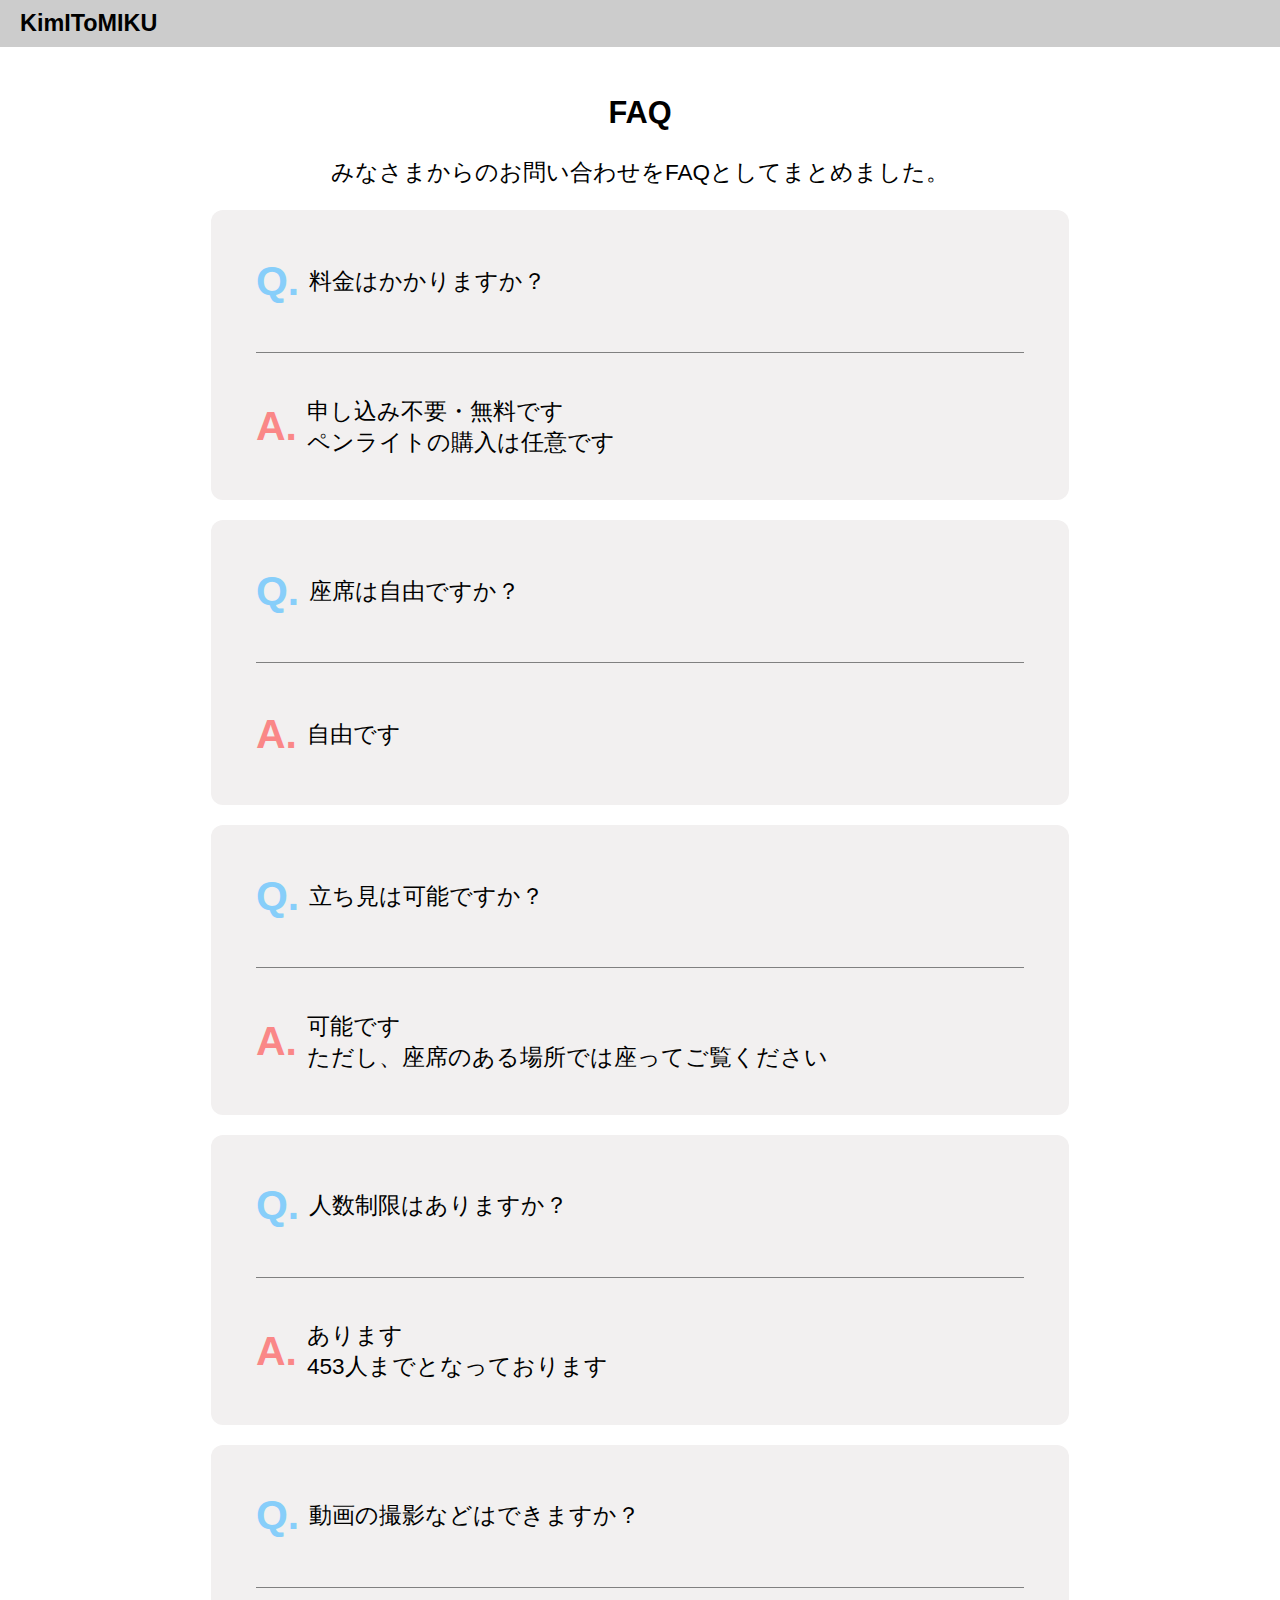
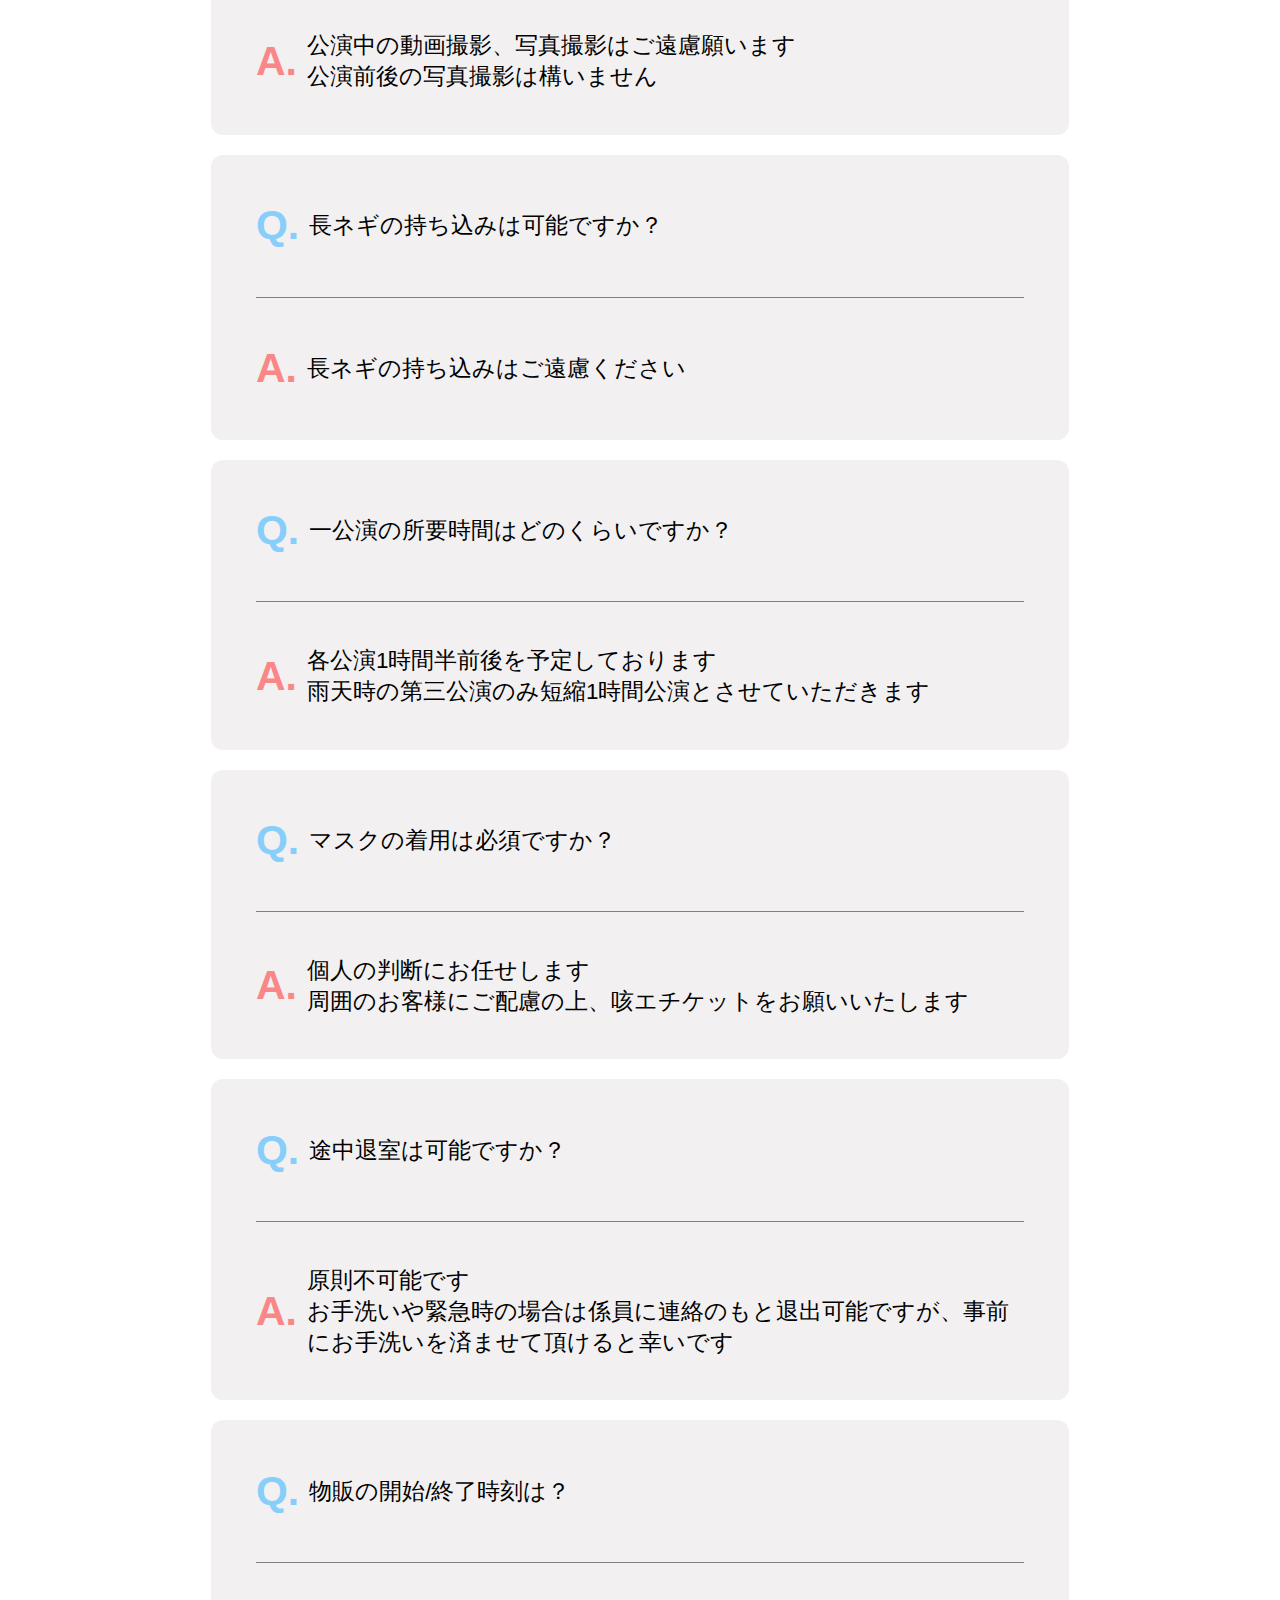
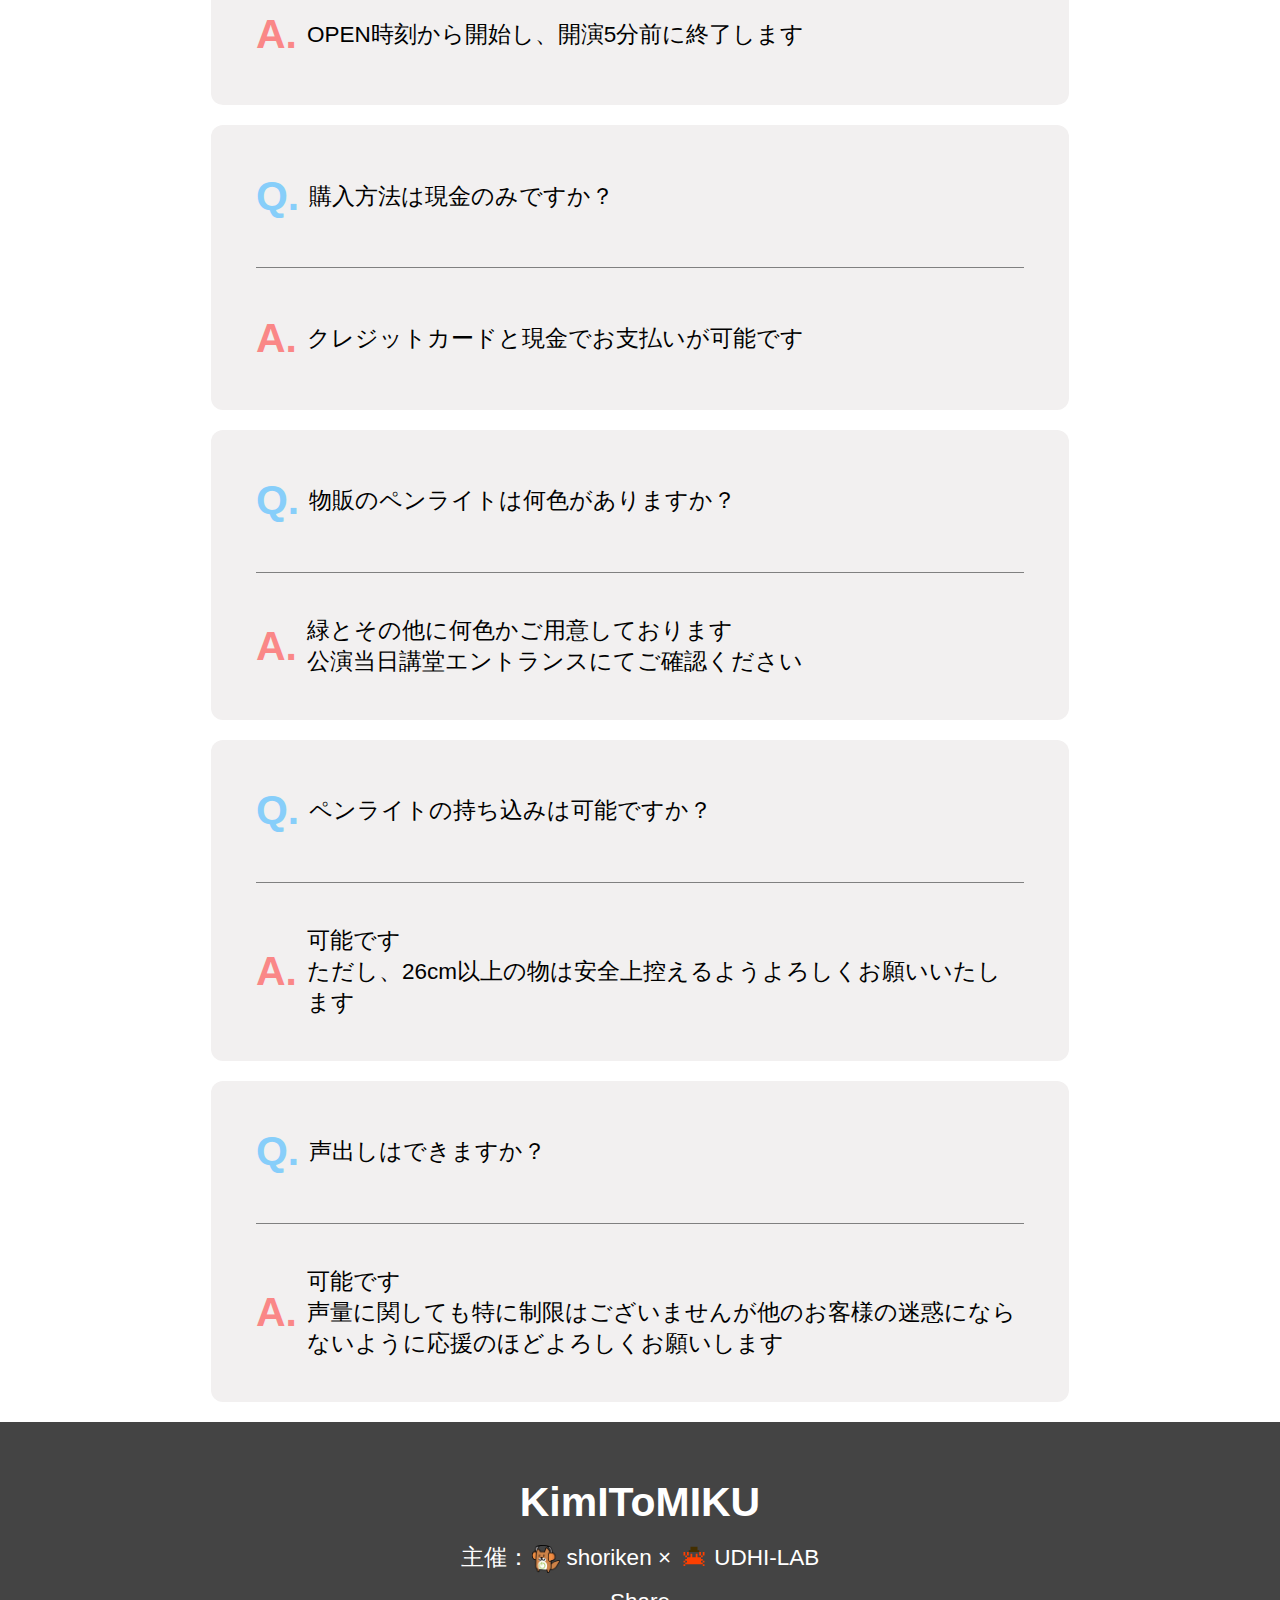
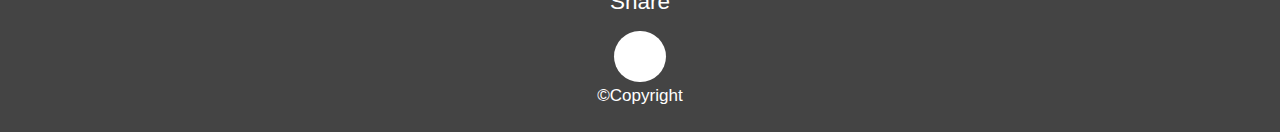
<file: docs/faq.html>
<!DOCTYPE html>
<html lang="ja">
<head>
    <meta charset="utf-8">
    <title>KimIToMIKU</title>
    <meta name="description" content=""><!--検索時の説明文(仮置き)-->
    <link rel="stylesheet" href="https://maxst.icons8.com/vue-static/landings/line-awesome/line-awesome/1.3.0/css/line-awesome.min.css">
    <link href="css/faq.css" rel="stylesheet">
    <link rel="icon" type="image/png" href="images/"><!--ファビコン(仮置き)-->
    <meta name="viewport" content="width=device-width, initial-scale=1">
</head>

<body>
    <header>
        <div class="header-content">
            <a href="./index.html" class="header-logo"><h3>KimIToMIKU</h3></a>
        </div>
    </header>
	<div class="contents" id="faq">
		<h2 class="section">FAQ</h2>
		<p>みなさまからのお問い合わせをFAQとしてまとめました。</p>
	</div>
	<div class="qa_container">
		<div class="question">
			<h1>Q.</h1>
			<p>
			料金はかかりますか？
			</p>
		</div>
		<div class="answer">
			<h1>A.</h1>
			<p>
			申し込み不要・無料です<br>
			ペンライトの購入は任意です
			</p>
		</div>
	</div>
	<div class="qa_container">
		<div class="question">
			<h1>Q.</h1>
			<p>
			座席は自由ですか？
			</p>
		</div>
		<div class="answer">
			<h1>A.</h1>
			<p>
			自由です
			</p>
		</div>
	</div>
	<div class="qa_container">
		<div class="question">
			<h1>Q.</h1>
			<p>
			立ち見は可能ですか？
			</p>
		</div>
		<div class="answer">
			<h1>A.</h1>
			<p>
			可能です<br>
			ただし、座席のある場所では座ってご覧ください
			</p>
		</div>
	</div>
	<div class="qa_container">
		<div class="question">
			<h1>Q.</h1>
			<p>
			人数制限はありますか？
			</p>
		</div>
		<div class="answer">
			<h1>A.</h1>
			<p>
			あります<br>
			453人までとなっております
			</p>
		</div>
	</div>
	<div class="qa_container">
		<div class="question">
			<h1>Q.</h1>
			<p>
			動画の撮影などはできますか？
			</p>
		</div>
		<div class="answer">
			<h1>A.</h1>
			<p>
			公演中の動画撮影、写真撮影はご遠慮願います<br>
			公演前後の写真撮影は構いません
			</p>
		</div>
	</div>
	<div class="qa_container">
		<div class="question">
			<h1>Q.</h1>
			<p>
			長ネギの持ち込みは可能ですか？
			</p>
		</div>
		<div class="answer">
			<h1>A.</h1>
			<p>
			長ネギの持ち込みはご遠慮ください
			</p>
		</div>
	</div>
	<div class="qa_container">
		<div class="question">
			<h1>Q.</h1>
			<p>
			一公演の所要時間はどのくらいですか？
			</p>
		</div>
		<div class="answer">
			<h1>A.</h1>
			<p>
			各公演1時間半前後を予定しております<br>
			雨天時の第三公演のみ短縮1時間公演とさせていただきます
			</p>
		</div>
	</div>
	<div class="qa_container">
		<div class="question">
			<h1>Q.</h1>
			<p>
			マスクの着用は必須ですか？
			</p>
		</div>
		<div class="answer">
			<h1>A.</h1>
			<p>
			個人の判断にお任せします<br>
			周囲のお客様にご配慮の上、咳エチケットをお願いいたします
			</p>
		</div>
	</div>
	<div class="qa_container">
		<div class="question">
			<h1>Q.</h1>
			<p>
			途中退室は可能ですか？
			</p>
		</div>
		<div class="answer">
			<h1>A.</h1>
			<p>
			原則不可能です<br>
			お手洗いや緊急時の場合は係員に連絡のもと退出可能ですが、事前にお手洗いを済ませて頂けると幸いです
			</p>
		</div>
	</div>
	<div class="qa_container">
		<div class="question">
			<h1>Q.</h1>
			<p>
			物販の開始/終了時刻は？
			</p>
		</div>
		<div class="answer">
			<h1>A.</h1>
			<p>
			OPEN時刻から開始し、開演5分前に終了します
			</p>
		</div>
	</div>
	<div class="qa_container">
		<div class="question">
			<h1>Q.</h1>
			<p>
			購入方法は現金のみですか？
			</p>
		</div>
		<div class="answer">
			<h1>A.</h1>
			<p>
			クレジットカードと現金でお支払いが可能です
			</p>
		</div>
	</div>
	<div class="qa_container">
		<div class="question">
			<h1>Q.</h1>
			<p>
			物販のペンライトは何色がありますか？
			</p>
		</div>
		<div class="answer">
			<h1>A.</h1>
			<p>
			緑とその他に何色かご用意しております<br>
			公演当日講堂エントランスにてご確認ください
			</p>
		</div>
	</div>
	<div class="qa_container">
		<div class="question">
			<h1>Q.</h1>
			<p>
			ペンライトの持ち込みは可能ですか？
			</p>
		</div>
		<div class="answer">
			<h1>A.</h1>
			<p>
			可能です<br>
			ただし、26cm以上の物は安全上控えるようよろしくお願いいたします
			</p>
		</div>
	</div>
	<div class="qa_container">
		<div class="question">
			<h1>Q.</h1>
			<p>
			声出しはできますか？
			</p>
		</div>
		<div class="answer">
			<h1>A.</h1>
			<p>
			可能です<br>
			声量に関しても特に制限はございませんが他のお客様の迷惑にならないように応援のほどよろしくお願いします
			</p>
		</div>
	</div>

    <footer>
        <h1>KimIToMIKU</h1>
        <p>主催：<img class="icon" src="images/syoriken-icon.webp">shoriken × <img class="icon" src="images/UDHI-LAB-icon.svg">UDHI-LAB</p>
        <p>Share</p>
        <div class="twitter-box" id="share-area"></div>
        <small>&copy;Copyright</small>
    </footer>

    <script src="js/share-tweet.js"></script>
</body>
</file>
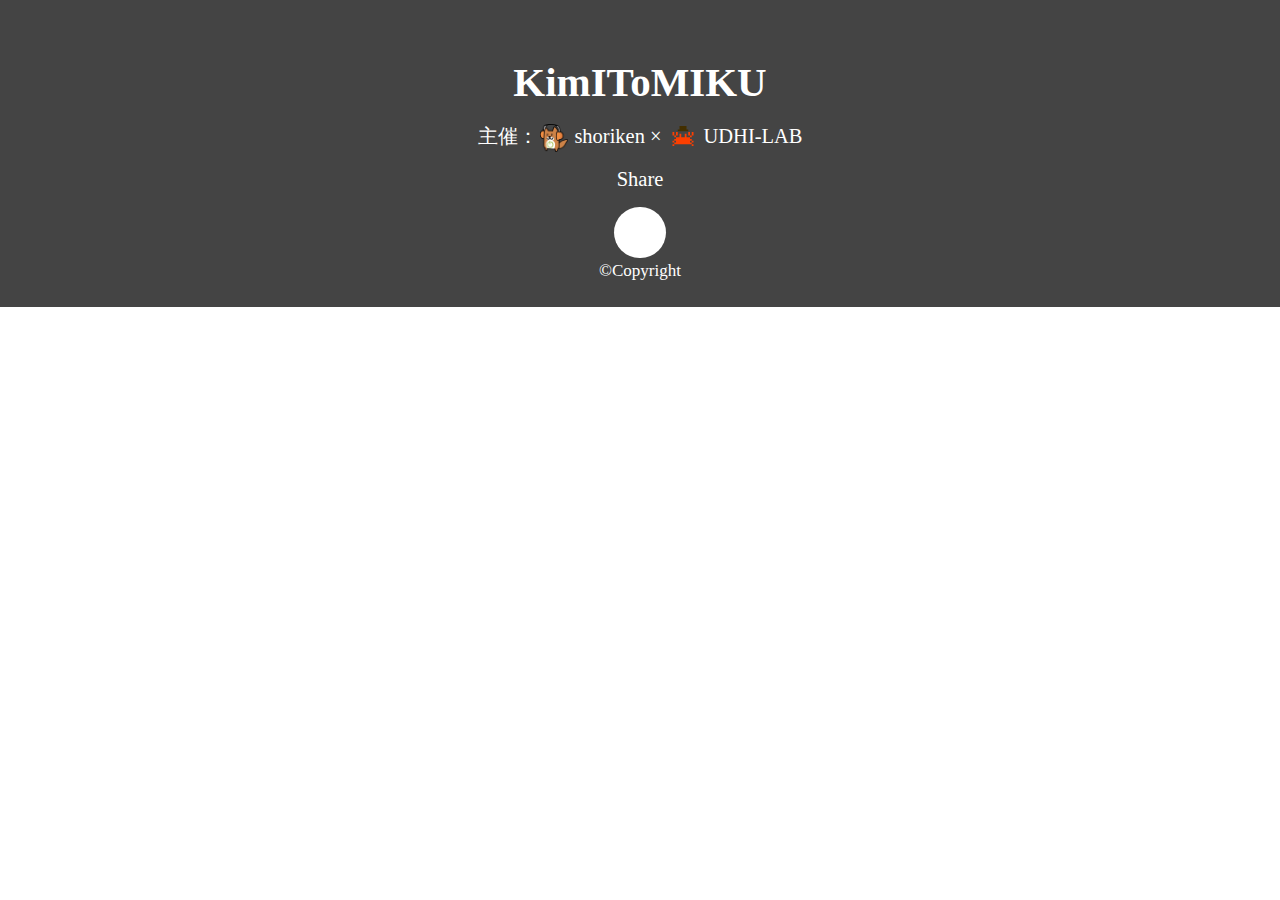
<file: footer/footer.html>
<!DOCTYPE html>
<html lang="ja">
<head>
    <meta charset="utf-8">
    <link rel="stylesheet" href="https://maxst.icons8.com/vue-static/landings/line-awesome/line-awesome/1.3.0/css/line-awesome.min.css">
    <link href="css/style.css" rel="stylesheet">
</head>
<body>
    <footer>
        <h1>KimIToMIKU</h1>
        <p>主催：<img class="icon" src="images/syoriken-icon.webp">shoriken × <img class="icon" src="images/UDHI-LAB-icon.svg">UDHI-LAB</p>
        <p>Share</p>
        <div class="twitter-box" id="share-area"></div>
        <small>&copy;Copyright</small>
    </footer>
    <script src="js/share-tweet.js"></script>
</body>
</file>
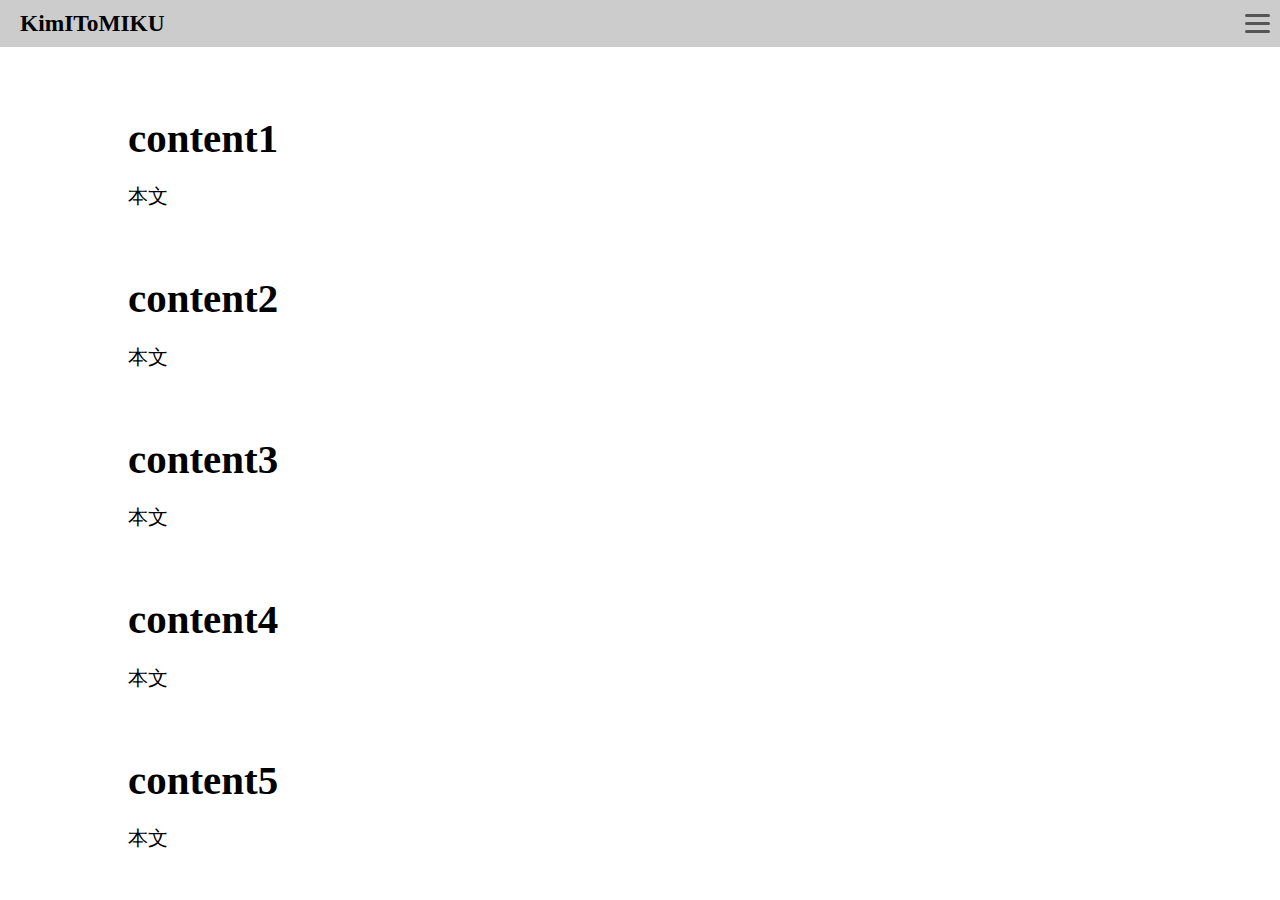
<file: header/header.html>
<!DOCTYPE html>
<head>
    <meta charset="utf-8">
    <title>KimIToMIKU</title>
    <link href="css/style.css" rel="stylesheet">
</head>
<body>
    <header>
        <div class="header-content">
            <a href="" class="header-logo"><h3>KimIToMIKU</h3></a>
            <div id="nav-drawer">
                <input id="nav-input" type="checkbox" class="nav-unshown">
                <label id="nav-open" for="nav-input"><span></span></label>
                <label class="nav-unshown" id="nav-close" for="nav-input"></label>
                <div id="nav-content">
                    <ul class="nav-list">
                        <li class="nav-item"><a href="#01">コンテンツ01</a></li>
                        <li class="nav-item"><a href="#02">コンテンツ02</a></li>
                        <li class="nav-item"><a href="#03">コンテンツ03</a></li>
                        <li class="nav-item"><a href="#04">コンテンツ04</a></li>
                        <li class="nav-item"><a href="#05">コンテンツ05</a></li>
                    </ul>
                </div>
            </div>
        </div>
    </header>

    <div class="contents"><!--テスト用-->
        <div id="01" class="content wrapper">
            <h2>content1</h2>
            <p>本文</p>
        </div>
        <div id="02" class="content wrapper">
            <h2>content2</h2>
            <p>本文</p>
        </div>
        <div id="03" class="content wrapper">
            <h2>content3</h2>
            <p>本文</p>
        </div>
        <div id="04" class="content wrapper">
            <h2>content4</h2>
            <p>本文</p>
        </div>
        <div id="05" class="content wrapper">
            <h2>content5</h2>
            <p>本文</p>
        </div>
    </div><!--テスト用-->

    <script src="https://ajax.googleapis.com/ajax/libs/jquery/3.6.4/jquery.min.js"></script>
    <script src="js/close-menu.js"></script>
</body>
</html>
</file>
<file: docs/css/faq.css>
/*----- 共通設定 -----*/
html{
    font-size: 1.6vw;/*基準サイズ(横幅1000pxで1文字16pxになる)*/
    scroll-padding-top: 55px;/*ページ内リンクのずれ補正用*/

    font-family: Meirio, sans-serif;
}
p{
    font-size: 1.1rem;
}
/*位置調整*/
body{
    margin: 0;
}
/*一番上のコンテンツがヘッダーと被らないように調整*/
.contents{
    padding-top: 50px;
}
/*コンテンツの位置調整用*/
.content{
    padding-top: 1.5vw;
}
/*余白をつけ、中央に配置*/
.wrapper{
    max-width: 80%;
    margin: 5% auto 0; /*中央に配置*/
    padding: 0 4%; /*スマホ向けの調整*/
}
/*見出しのサイズと位置*/
.content h2{
    margin: 1vw 0;
    padding-left: 10%;
    font-size: 2rem;
}
/*テキストボックスの基本設定*/
.text{
    background: #eee;
    padding: 0 1vw;
    vertical-align: middle;
    font-size: 1.2rem;
}
.contents {
    width: 67%;
    margin: 20px auto 0 auto;
    text-align: center; 
}

.section{
    font-size: 1.5rem;
}
.qa_container {
    width: 60%;
    margin: 20px auto;
    padding: 20px 45px;
    border-radius: 12px;
    box-shadow: 3px rgba(0, 0, 0, 0.238);
    background-color: rgb(242, 240, 240);
}

.question {
    display: flex;
    align-items: center;
    padding-bottom: 20px;
    border-bottom: solid 1px gray;
}

.question h1 {
    margin-right: 10px;
    color: #87cefa;
}

.answer {
    display: flex;
    align-items: center;
    padding-top: 20px;
}

.answer h1 {
    margin-right: 10px;
    color: #fa8787;
}

/*---------- ヘッダーの各種設定 ----------*/

/*ヘッダーの位置等調整*/
header {
    position: absolute;
    z-index: 9999;
}
.header-content{
    position: fixed;
    top: 0;
    left: 0;
    display: flex;
    justify-content: space-between;
    width: 100%;
    align-items: center;
    padding:10px 0;
    background: #ccc;
    margin-bottom: 20px;
}
/*ヘッダーロゴの位置調整*/
.header-logo{
    text-align:left;
    font-size: 20px;
    margin:0 20px;
    color: #000;
    text-decoration: none;
}
.header-logo h3{
    margin: 0;
}

/*アイコンの基本設定*/
.icon{
    max-width: 2.2vw;
    max-height: 2.2vw;
    vertical-align: middle;
    margin: 0 0.5% 0 0.2%;
}

/*---------- フッターの各種設定 ----------*/

/*フッターの位置等調整*/
footer {
    width: 100%;
    background: #444;
    text-align: center;
    color: #fff;
    padding-bottom: 2vw;
}
footer h1{
    margin: 0;
    padding-top: 4.5%;
}
footer p{
    margin: 1.25%;
}
/*Twitterのアイコン*/
.twitter-box{
    background: #fff;
    border-radius: 50%;
    width: 2.5rem;
    height: 2.5rem;
    margin: 0 auto;
}
.lab{
    color: #444;
    margin: 0.25rem;
    font-size: 2rem;
}
.twitter-box:hover{
    cursor: pointer;/*マウスカーソルを指マークに*/
}

/* スマホよりも大きい画面 */
@media screen and (max-width: 960px) {
    p{
        font-size: 2.05rem;
    }
    .section{
        font-size: 2.5rem;
    }
    .qa_container {
        width: 80%;
        padding: 20px 20px;
    }

    #message_contents {
        display: block;
    }

    .text_container {
        width: 80%;
        height: fit-content;
        margin: 0 auto 20px auto;
    }
    
    #image {
        width: 100%;
        margin: 0;
    }
}
</file>
<file: footer/css/style.css>
/*基準サイズ(横幅1000pxで1文字16pxになるよう調整)*/
html{
    font-size: 1.6vw;
    scroll-padding-top: 55px;/*ページ内リンクのずれ補正用*/
}
/*全体の位置調整*/
body{
    margin: 0;
}

/*アイコンの基本設定*/
.icon{
    max-width: 2.2vw;
    max-height: 2.2vw;
    vertical-align: middle;
    margin: 0 0.5% 0 0.2%;
}

/*---------- フッターの各種設定 ----------*/

/*フッターの位置等調整*/
footer {
    width: 100%;
    background: #444;
    text-align: center;
    color: #fff;
    padding-bottom: 2vw;
}
footer h1{
    margin: 0;
    padding-top: 4.5%;
}
footer p{
    margin: 1.25%;
}
/*Twitterのアイコン*/
.twitter-box{
    background: #fff;
    border-radius: 50%;
    width: 2.5rem;
    height: 2.5rem;
    margin: 0 auto;
}
.lab{
    color: #444;
    margin: 0.25rem;
    font-size: 2rem;
    border-radius: 0%;
}
.twitter-box:hover{
    cursor: pointer;
}

/*---------- モバイル版 ----------*/
@media(max-width: 768px){
    /*----- footer -----*/
    footer h1{
        font-size: 2.4rem;
    }
    footer p{
        font-size: 1.5rem;
    }
    .twitter-box{
        width: 4rem;
        height: 4rem;
    }
    .lab{
        margin: 0.5rem;
        font-size: 3rem;
    }
}
</file>
<file: header/css/style.css>
/*基準サイズ(横幅1000pxで1文字16pxになるよう調整)*/
html{
  font-size: 1.6vw;
  scroll-padding-top: 55px;/*ページ内リンクのずれ補正用*/
}
/*全体の位置調整*/
body{
  margin: 0;
}
/*一番上のコンテンツがヘッダーと被らないように調整*/
.contents{
  padding-top: 50px;
}
/*コンテンツの位置調整用*/
.content{
  padding-top: 1.5vw;
}
/*余白をつけ、中央に配置*/
.wrapper{
  max-width: 80%;
  margin: 5% auto 0; /*中央に配置*/
  padding: 0 4%; /*スマホ向けの調整*/
}
/*見出しのサイズと位置*/
.content h2{
  margin: 1vw 0;
  font-size: 2rem;
}

/*---------- ヘッダーの各種設定 ----------*/

/*ヘッダーの位置等調整*/
header {
  position: absolute;
  z-index: 9999;
}
.header-content{
  position: fixed;
  top: 0;
  left: 0;
  display: flex;
  justify-content: space-between;
  width: 100%;
  align-items: center;
  padding:10px 0;
  background: #ccc;
  margin-bottom: 20px;
}
/*ヘッダーロゴの位置調整*/
.header-logo{
  text-align:left;
  font-size: 20px;
  margin:0 20px;
  color: #000;
  text-decoration: none;
}
.header-logo h3{
  margin: 0;
}
/*チェックボックスを非表示にする*/
.nav-unshown {
  display:none;
}   
/*ハンバーガーアイコンの設置スペース*/
#nav-open {
  display: inline-block;
  width: 30px;
  height: 22px;
  vertical-align: middle;
  margin-right: 5px;
}
/*ハンバーガーメニューの3本線*/
#nav-open span,
#nav-open span:before,
#nav-open span:after {
  position: absolute;
  height: 3px;/*線の太さ*/
  width: 25px;/*長さ*/
  border-radius: 3px;
  background: #555;
  display: block;
  content: '';
  cursor: pointer;
}
#nav-open span:before {
  bottom: -8px;
}
#nav-open span:after {
  bottom: -16px;
}
/*薄暗い箇所、押したらメニューを閉じる*/
#nav-close {
  display: none;
  position: fixed;
  z-index: 100;
  top: 0;
  left: 0;
  width: 100%;
  height: 100%;
  background: black;
  opacity: 0;
  transition: .3s ease-in-out;
}
/*メニューの中身*/
#nav-content {
  overflow: auto;
  position: fixed;
  top: 0;
  right: 0;
  z-index: 1000;
  width: 90%;
  max-width: 330px;
  height: 100%;
  background: #fff;
  transition: .3s ease-in-out;
  -webkit-transform: translateX(105%);
  transform: translateX(105%);
}
.nav-list{
  list-style: none;
  padding: 30px 20px 0;
}
.nav-item{
  margin-top: 20px;
  border-bottom: 1px #ddd solid;
}
.nav-item a{
  font-size: 20px;
  color: #666;
  text-align: center;
  text-decoration: none;
  padding: 10px;
  display: block;
}
/*カーソルを置いたときに色を変える*/
.nav-item a:hover{
  color: #235BC8;
}
/*チェックがついたら表示させる*/
#nav-input:checked ~ #nav-close {
  display: block;
  opacity: .5;
} 
#nav-input:checked ~ #nav-content {
  -webkit-transform: translateX(0%);
  transform: translateX(0%);
  box-shadow: 6px 0 25px rgba(0,0,0,.15);
}

@media(max-width: 768px){
  .wrapper{
  max-width: 95%;
  }
  .content h2{
  font-size: 2.5rem;
  }
  /*----- header -----*/
  #nav-content{
    width: 75%;
  }
  .nav-item{
    margin: 20px;
  }
  .nav-item a {
    font-size: 16px;
    padding: 5px;
  }
}
</file>
